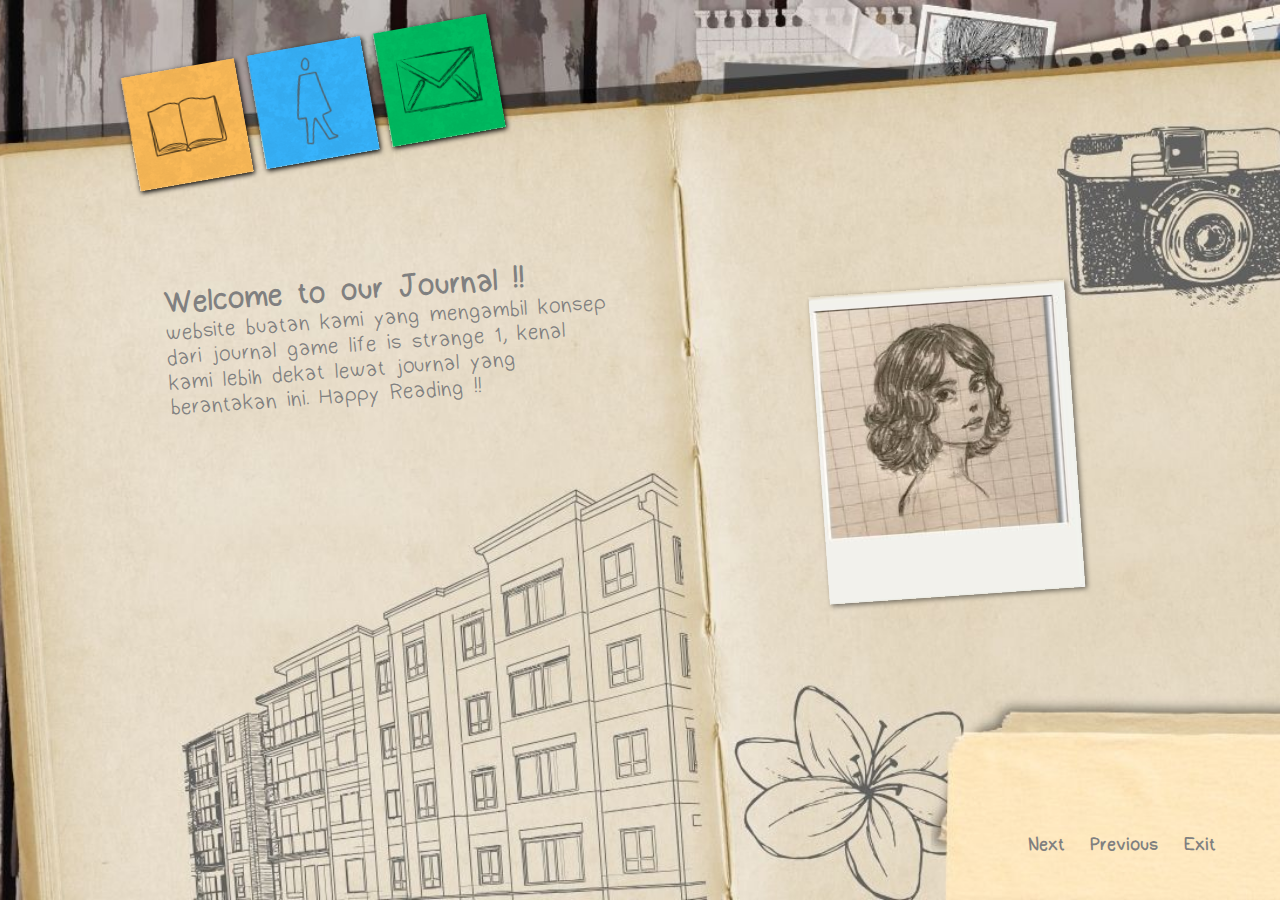
<file: index.html>
<!DOCTYPE html>
<html lang="en">

<head>
    <meta charset="UTF-8" />
    <meta name="viewport" content="width=device-width, initial-scale=1.0" />
    <title>My Journal</title>
    <style>
        @font-face {
            font-family: 'dudu';
            src: url('fonts/dudu.ttf') format('truetype');
            font-weight: normal;
            font-style: normal;
        }

        * {
            margin: 0;
            padding: 0;
            box-sizing: border-box;
        }

        html body {
            cursor: url('cursor/liscursor/Cursor\ LiS/Arrow.cur'), default;
            /* cursor: url('cursor/liscursor/Cursor\ LiS/IBeam.cur'), text; */

        }

        body {
            font-family: 'dudu';
            background-image: url('final-sketch.jpg');
            background-size: cover;
            background-position: center;
            background-repeat: no-repeat;
            background-attachment: fixed;
            height: 100vh;
            width: 100vw;
            overflow: hidden;
            position: relative;
        }

        .container {
            position: relative;
            width: 100%;
            height: 100%;
        }

        .parent-left {
            position: absolute;
            top: 30%;
            left: 13%;
            transform: rotate(-4deg);
            width: 35vw;
        }

        .parent-right {
            position: absolute;
            top: 32%;
            right: 16%;
            transform: rotate(-4deg);
            width: 20vw;
        }

        .female-sketch {
            width: 100%;
            box-shadow: 2px 2px 5px rgba(0, 0, 0, 0.5);
        }

        .parent-top {
            position: absolute;
            top: 5%;
            left: 10%;
            display: flex;
            gap: 1vw;
            transform: rotate(-10deg);
        }

        .book-index,
        .people-button,
        .button-sms {
            width: 9vw;
            transition: transform 0.2s ease;
            cursor: url('cursor/liscursor/Cursor\ LiS/Help.cur'), pointer;
            box-shadow: 1px 2px 5px black;
        }

        .book-index:hover,
        .people-button:hover,
        .button-sms:hover {
            transform: scale(1.1) rotate(-10deg);
        }

        .parent-bottom {
            position: absolute;
            bottom: 5%;
            right: 5%;
        }

        .hozbar {
            list-style: none;
            display: flex;
            gap: 2vw;
        }

        .hozbar li a {
            color: gray;
            font-weight: bold;
            font-size: 1.5vw;
            text-decoration: none;
            transition: 0.3s ease;
            cursor: url('cursor/liscursor/Cursor\ LiS/Help.cur'), pointer
        }

        .hozbar li a:hover {
            transform: rotate(-6deg);
        }

        h1 {
            font-size: 2.5vw;
            color: gray;
        }

        p {
            font-size: 1.8vw;
            color: gray;
            text-align: left;
        }
    </style>
</head>

<body>
    <div class="container">
        <!-- Top -->
        <div class="parent-top">
            <a href="index.html"><img src="photos/assets/book-index.png" class="book-index"></a>
            <a href="index-profile.html"><img src="photos/assets/people-button-removebg-preview.png"
                    class="people-button"></a>
            <a href="sms.html"><img src="photos/assets/Button-sms.png" class="button-sms"></a>
        </div>

        <!-- Left Content -->
        <div class="parent-left">
            <h1>Welcome to our Journal !!</h1>
            <p>website buatan kami yang mengambil konsep dari journal game life is strange 1, kenal kami lebih dekat
                lewat journal yang berantakan ini. Happy Reading !!</p>
        </div>

        <!-- Right Image -->
        <div class="parent-right">
            <img src="photos/polaroid/sketch-index-female-removebg-preview.png" class="female-sketch">
        </div>

        <!-- Bottom Navigation -->
        <div class="parent-bottom">
            <ul class="hozbar">
                <li><a href="#">Next</a></li>
                <li><a href="#">Previous</a></li>
                <li><a href="#">Exit</a></li>
            </ul>
        </div>
    </div>
</body>

</html>
</file>
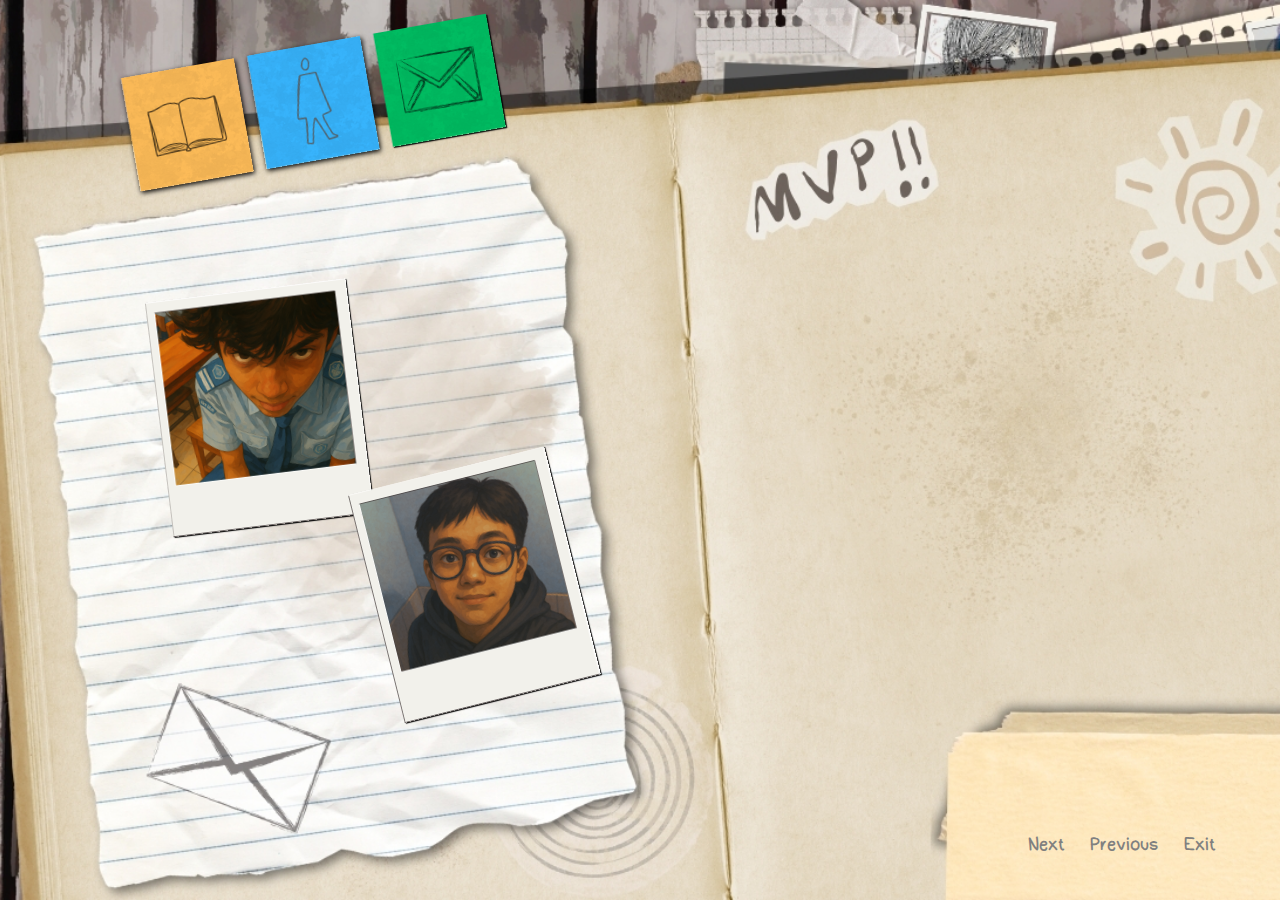
<file: index-profile.html>
<!DOCTYPE html>
<html lang="en">
<head>
    <meta charset="UTF-8" />
    <meta name="viewport" content="width=device-width, initial-scale=1.0" />
    <title>My Journal</title>
    <link rel="stylesheet" href="style.css">
    <style>
        @font-face {
            font-family: 'dudu';
            src: url('fonts/dudu.ttf') format('truetype');
            font-weight: normal;
            font-style: normal;
        }

        * {
            margin: 0;
            padding: 0;
            box-sizing: border-box;
        }

        html body{
            cursor: url('cursor/liscursor/Cursor\ LiS/Arrow.cur'), default;
            /* cursor: url('cursor/liscursor/Cursor\ LiS/IBeam.cur'), text; */
            
        }

        body {
            font-family: 'dudu';
            background-image: url('bg/selectprofile.jpg');
            background-size: cover;
            background-position: center;
            background-repeat: no-repeat;
            background-attachment: fixed;
            height: 100vh;
            width: 100vw;
            overflow: hidden;
            position: relative;
        }

        .container {
            position: relative;
            width: 100%;
            height: 100%;
        }
        /* Left Section */
        .parent-left {
            position: absolute;
            top: 30%;
            left: 10%;
            transform: rotate(-4deg);
            width: 35vw;
            padding: 1vw;
        }

        #raffa{
            width: 45%;
            position: absolute;
            left: 5%;
            transform: rotate(-3deg);
            box-shadow: 1px 1px 1px black;
            transition: ease 0.1s;
            z-index: 1;
        }

        #raffa:hover {
            transform: scale(1.2) rotate(3deg);
            cursor: url('cursor/liscursor/Cursor\ LiS/Help.cur'), pointer;
        }

        #raja{
            position: absolute;
            width: 45%;
            left: 50%;
            top: 800%;
            transform: rotate(-10deg);
            z-index: 2;
            transition: ease 0.1s;
            box-shadow: 1px 1px 1px black;
        }

        #raja:hover{
            transform: scale(1.2);
            cursor: url('cursor/liscursor/Cursor\ LiS/Help.cur'), pointer;
        }
        /* Right Section */
        .parent-right {
            position: absolute;
            top: 32%;
            right: 16%;
            transform: rotate(-4deg);
            width: 20vw;
        }

        /* Top Section */
        .parent-top {
            position: absolute;
            top: 5%;
            left: 10%;
            display: flex;
            gap: 1vw;
            transform: rotate(-10deg);
        }

        .book-index, .people-button {
            width: 9vw;
            transition: transform 0.2s ease;
            cursor: url('cursor/liscursor/Cursor\ LiS/Help.cur'), pointer;
            box-shadow: 1px 2px 5px black;
        }

        .book-index:hover,
        .people-button:hover {
            transform: scale(1.1) rotate(-10deg);
        }
        /* Bottom Section */
        .parent-bottom {
            position: absolute;
            bottom: 5%;
            right: 5%;
        }

        .hozbar {
            list-style: none;
            display: flex;
            gap: 2vw;
        }

        .hozbar li a {
            color: gray;
            font-weight: bold;
            font-size: 1.5vw;
            text-decoration: none;
            transition: 0.3s ease;
            cursor: url('cursor/liscursor/Cursor\ LiS/Help.cur'), pointer
        }

        .hozbar li a:hover {
            transform: rotate(-6deg);
        }

        h1 {
            font-size: 2.5vw;
            color: gray;
        }

        p {
            font-size: 1.8vw;
            color: gray;
            text-align: left;
        }
    </style>
</head>
<body>
    <div class="container">
        <!-- Top -->
        <div class="parent-top">
            <a href="index.html"><img src="photos/assets/book-index.png" class="book-index"></a>
            <a href="index-profile.html"><img src="photos/assets/people-button-removebg-preview.png" class="people-button"></a>
            <a href="sms.html"><img src="photos/assets/Button-sms.png" class="button-sms"></a>
        </div>

        <!-- Left Content -->
        <div class="parent-left">
            <a href="raffa.html"><img src="photos/profile/raffa.png" id="raffa"></a>
            <a href="raja.html"><img src="photos/profile/raja.png" id="raja"></a>
        </div>

        <!-- Right Image -->
        <div class="parent-right">
            
        </div>

        <!-- Bottom Navigation -->
        <div class="parent-bottom">
            <ul class="hozbar">
                <li><a href="#">Next</a></li>
                <li><a href="#">Previous</a></li>
                <li><a href="#">Exit</a></li>
            </ul>
        </div>
    </div>
</body>
</html>
</file>
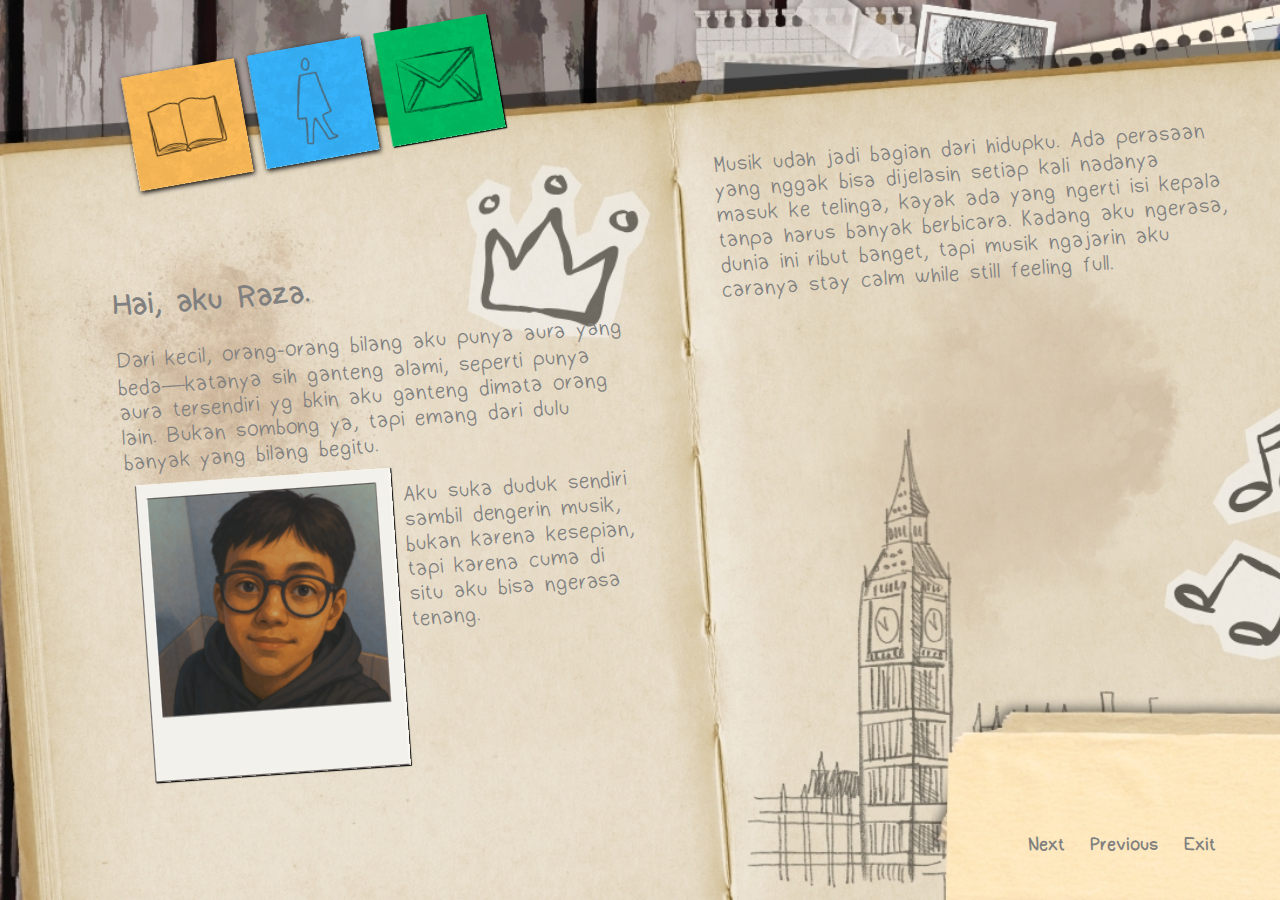
<file: raja.html>
<!DOCTYPE html>
<html lang="en">
<head>
    <meta charset="UTF-8" />
    <meta name="viewport" content="width=device-width, initial-scale=1.0" />
    <title>My Journal</title>
    <link rel="stylesheet" href="style.css">
    <style>
        @font-face {
            font-family: 'dudu';
            src: url('fonts/dudu.ttf') format('truetype');
            font-weight: normal;
            font-style: normal;
        }

        * {
            margin: 0;
            padding: 0;
            box-sizing: border-box;
        }

        html body{
            cursor: url('cursor/liscursor/Cursor\ LiS/Arrow.cur'), default;
            /* cursor: url('cursor/liscursor/Cursor\ LiS/IBeam.cur'), text; */
            
        }

        body {
            font-family: 'dudu';
            background-image: url('bg/profile/raja.jpg');
            background-size: cover;
            background-position: center;
            background-repeat: no-repeat;
            background-attachment: fixed;
            height: 100vh;
            width: 100vw;
            overflow: hidden;
            position: relative;
        }

        .container {
            position: relative;
            width: 100%;
            height: 100%;
        }
        /* Left Section */
        .parent-left {
            position: absolute;
            top: 30%;
            left: 10%;
            transform: rotate(-4deg);
            width: 40vw;
        }

        #raja{
            margin: 2%;
            width: 50%;
            box-shadow: 1px 1px 1px black;
        }

        /* Right Section */
        .parent-right {
            position: absolute;
            top: 15%;
            right: 4%;
            transform: rotate(-4deg);
            width: 40vw;
        }

        .parent-top {
            position: absolute;
            top: 5%;
            left: 10%;
            display: flex;
            gap: 1vw;
            transform: rotate(-10deg);
        }

        .book-index, .people-button {
            width: 9vw;
            transition: transform 0.2s ease;
            cursor: url('cursor/liscursor/Cursor\ LiS/Help.cur'), pointer;
            box-shadow: 1px 2px 5px black;
        }

        .book-index:hover,
        .people-button:hover {
            transform: scale(1.1) rotate(-10deg);
        }

        .parent-bottom {
            position: absolute;
            bottom: 5%;
            right: 5%;
        }

        .hozbar {
            list-style: none;
            display: flex;
            gap: 2vw;
        }

        .hozbar li a {
            color: gray;
            font-weight: bold;
            font-size: 1.5vw;
            text-decoration: none;
            transition: 0.3s ease;
            cursor: url('cursor/liscursor/Cursor\ LiS/Help.cur'), pointer
        }

        .hozbar li a:hover {
            transform: rotate(-6deg);
        }

        h1 {
            font-size: 2.5vw;
            color: gray;
        }

        p {
            font-size: 1.8vw;
            color: gray;
            text-align: left;
        }
    </style>
</head>
<body>
    <div class="container">
        <!-- Top -->
        <div class="parent-top">
            <a href="index.html"><img src="photos/assets/book-index.png" class="book-index"></a>
            <a href="index-profile.html"><img src="photos/assets/people-button-removebg-preview.png" class="people-button"></a>
            <a href="sms.html"><img src="photos/assets/Button-sms.png" class="button-sms"></a>
        </div>

        <!-- Left Content -->
        <div class="parent-left">
            <h1 style="margin-bottom: 5%;">Hai, aku Raza.</h1>
            <p>Dari kecil, orang-orang bilang aku punya aura yang beda—katanya sih ganteng alami, seperti punya aura tersendiri yg bkin aku ganteng dimata orang lain. Bukan sombong ya, tapi emang dari dulu banyak yang bilang begitu. 
            </p>
            <img src="photos/profile/raja.png" id="raja" align="left">
            <p style="margin-top:5%;">Aku suka duduk sendiri sambil dengerin musik, bukan karena kesepian, tapi karena cuma di situ aku bisa ngerasa tenang. 
            </p>
        </div>

        <!-- Right Image -->
        <div class="parent-right">
            <p>
                Musik udah jadi bagian dari hidupku. Ada perasaan yang nggak bisa dijelasin setiap kali nadanya masuk ke telinga, kayak ada yang ngerti isi kepala tanpa harus banyak berbicara. Kadang aku ngerasa, dunia ini ribut banget,  tapi musik ngajarin aku caranya stay calm while still feeling full.
            </p>
        </div>

        <!-- Bottom Navigation -->
        <div class="parent-bottom">
            <ul class="hozbar">
                <li><a href="raja2.html">Next</a></li>
                <li><a href="#">Previous</a></li>
                <li><a href="#">Exit</a></li>
            </ul>
        </div>
    </div>
</body>
</html>
</file>
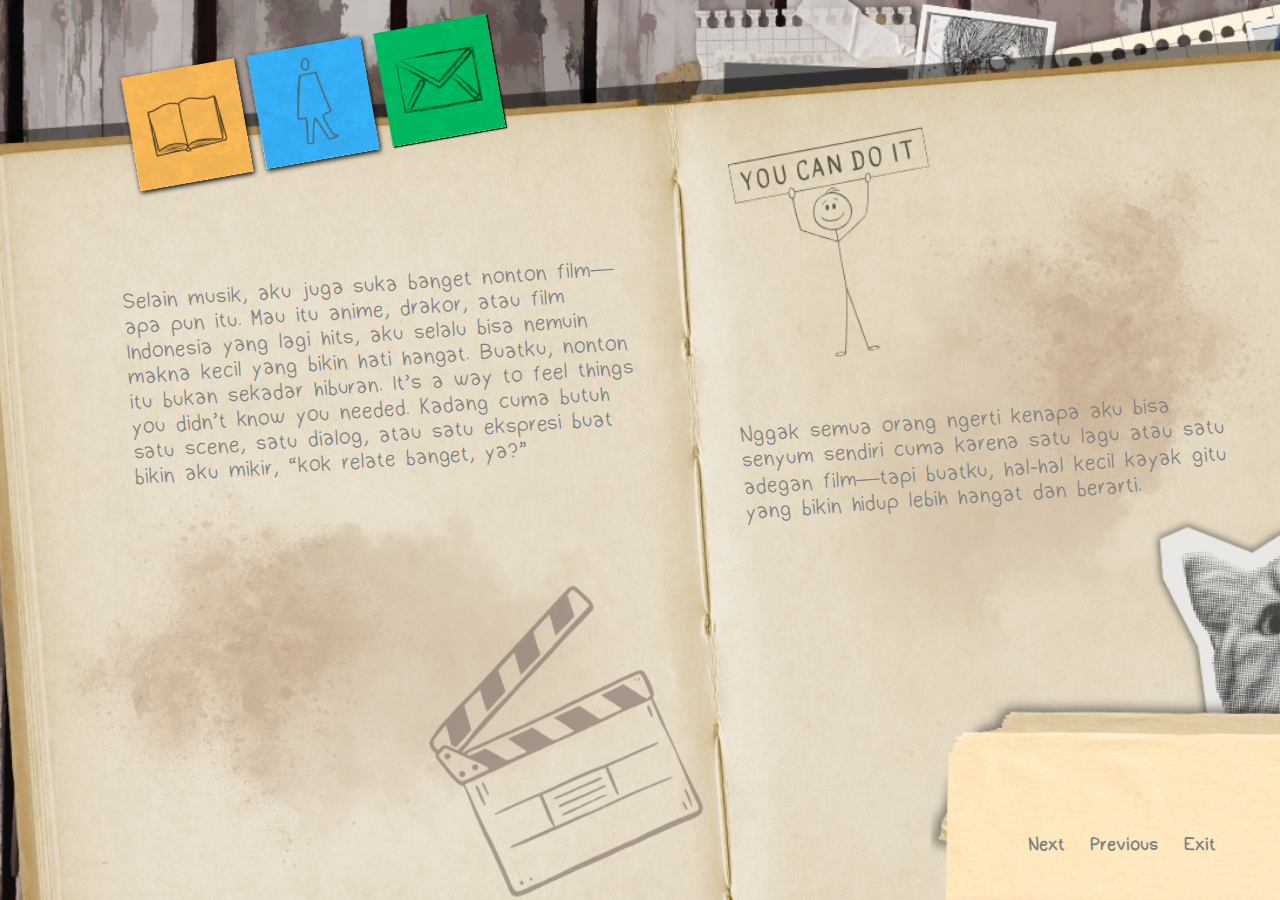
<file: raja2.html>
<!DOCTYPE html>
<html lang="en">
<head>
    <meta charset="UTF-8" />
    <meta name="viewport" content="width=device-width, initial-scale=1.0" />
    <title>My Journal</title>
    <link rel="stylesheet" href="style.css">
    <style>
        @font-face {
            font-family: 'dudu';
            src: url('fonts/dudu.ttf') format('truetype');
            font-weight: normal;
            font-style: normal;
        }

        * {
            margin: 0;
            padding: 0;
            box-sizing: border-box;
        }

        html body{
            cursor: url('cursor/liscursor/Cursor\ LiS/Arrow.cur'), default;
            /* cursor: url('cursor/liscursor/Cursor\ LiS/IBeam.cur'), text; */
            
        }

        body {
            font-family: 'dudu';
            background-image: url('bg/profile/raja2.jpg');
            background-size: cover;
            background-position: center;
            background-repeat: no-repeat;
            background-attachment: fixed;
            height: 100vh;
            width: 100vw;
            overflow: hidden;
            position: relative;
        }

        .container {
            position: relative;
            width: 100%;
            height: 100%;
        }
        /* Left Section */
        .parent-left {
            position: absolute;
            top: 30%;
            left: 10%;
            transform: rotate(-4deg);
            width: 40vw;
        }

        #raja{
            margin: 2%;
            width: 50%;
            box-shadow: 1px 1px 1px black;
        }

        /* Right Section */
        .parent-right {
            position: absolute;
            top: 45%;
            right: 2%;
            transform: rotate(-4deg);
            width: 40vw;
        }

        .parent-top {
            position: absolute;
            top: 5%;
            left: 10%;
            display: flex;
            gap: 1vw;
            transform: rotate(-10deg);
        }

        .book-index, .people-button {
            width: 9vw;
            transition: transform 0.2s ease;
            cursor: url('cursor/liscursor/Cursor\ LiS/Help.cur'), pointer;
            box-shadow: 1px 2px 5px black;
        }

        .book-index:hover,
        .people-button:hover {
            transform: scale(1.1) rotate(-10deg);
        }

        .parent-bottom {
            position: absolute;
            bottom: 5%;
            right: 5%;
        }

        .hozbar {
            list-style: none;
            display: flex;
            gap: 2vw;
        }

        .hozbar li a {
            color: gray;
            font-weight: bold;
            font-size: 1.5vw;
            text-decoration: none;
            transition: 0.3s ease;
            cursor: url('cursor/liscursor/Cursor\ LiS/Help.cur'), pointer
        }

        .hozbar li a:hover {
            transform: rotate(-6deg);
        }

        h1 {
            font-size: 2.5vw;
            color: gray;
        }

        p {
            font-size: 1.8vw;
            color: gray;
            text-align: left;
        }
    </style>
</head>
<body>
    <div class="container">
        <!-- Top -->
        <div class="parent-top">
            <a href="index.html"><img src="photos/assets/book-index.png" class="book-index"></a>
            <a href="index-profile.html"><img src="photos/assets/people-button-removebg-preview.png" class="people-button"></a>
            <a href="sms.html"><img src="photos/assets/Button-sms.png" class="button-sms"></a>
        </div>

        <!-- Left Content -->
        <div class="parent-left">
            <p>Selain musik, aku juga suka banget nonton film—apa pun itu.
                Mau itu anime, drakor, atau film Indonesia yang lagi hits, aku selalu bisa nemuin makna kecil yang bikin hati hangat. Buatku, nonton itu bukan sekadar hiburan. It’s a way to feel things you didn’t know you needed.
                Kadang cuma butuh satu scene, satu dialog, atau satu ekspresi buat bikin aku mikir, “kok relate banget, ya?”</p>
        </div>

        <!-- Right Image -->
        <div class="parent-right">
            <p>
                Nggak semua orang ngerti kenapa aku bisa senyum sendiri cuma karena satu lagu atau satu adegan film—tapi buatku, hal-hal kecil kayak gitu yang bikin hidup lebih hangat dan berarti.
            </p>
        </div>

        <!-- Bottom Navigation -->
        <div class="parent-bottom">
            <ul class="hozbar">
                <li><a href="#">Next</a></li>
                <li><a href="raja.html">Previous</a></li>
                <li><a href="#">Exit</a></li>
            </ul>
        </div>
    </div>
</body>
</html>
</file>
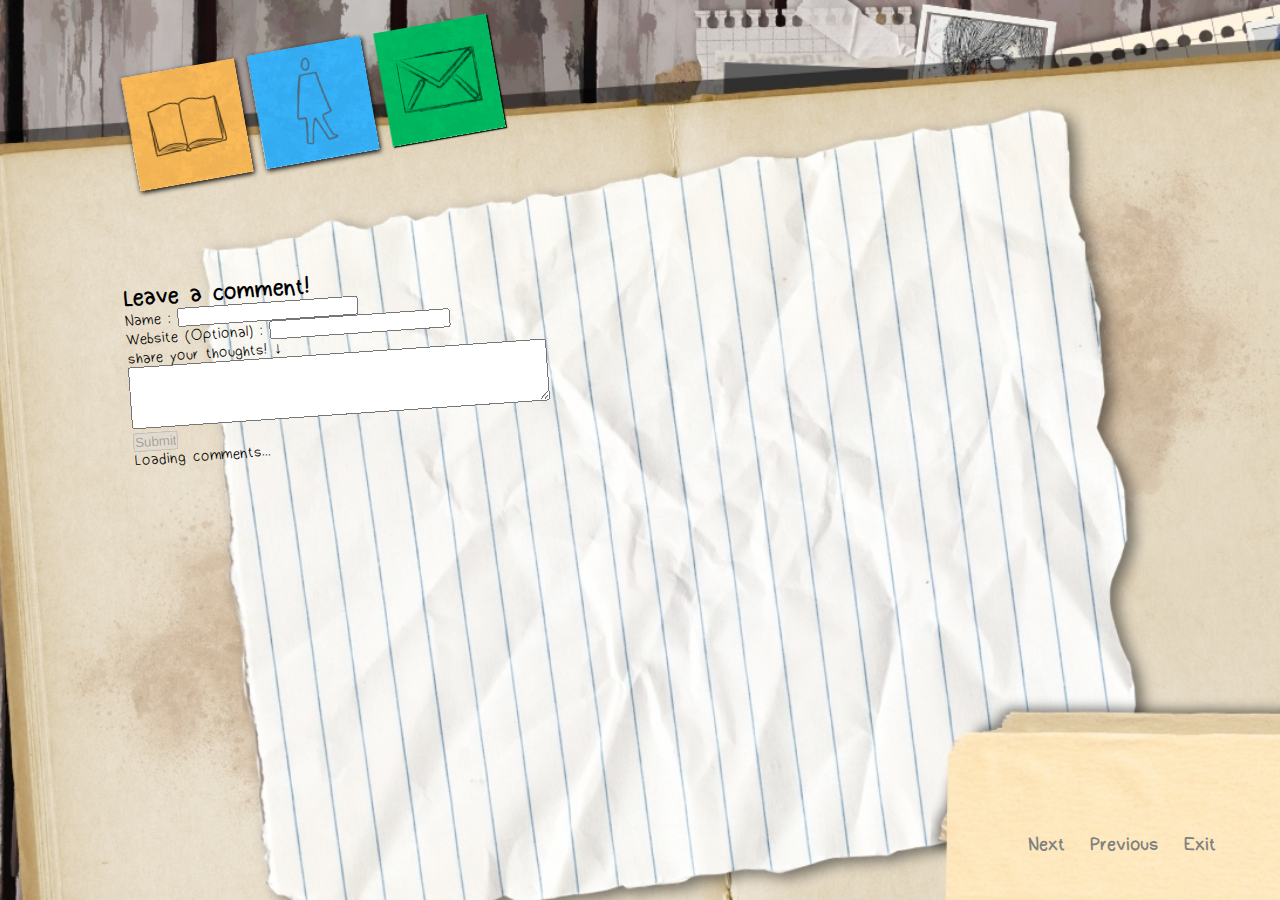
<file: sms.html>
<!DOCTYPE html>
<html lang="en">
<head>
    <meta charset="UTF-8" />
    <meta name="viewport" content="width=device-width, initial-scale=1.0" />
    <title>My Journal</title>
    <link rel="stylesheet" href="style.css">
    <style>
        @font-face {
            font-family: 'dudu';
            src: url('fonts/dudu.ttf') format('truetype');
            font-weight: normal;
            font-style: normal;
        }

        * {
            margin: 0;
            padding: 0;
            box-sizing: border-box;
        }

        html body{
            cursor: url('cursor/liscursor/Cursor\ LiS/Arrow.cur'), default;
            /* cursor: url('cursor/liscursor/Cursor\ LiS/IBeam.cur'), text; */
            
        }

        body {
            font-family: 'dudu';
            background-image: url('bg/sms.jpg');
            background-size: cover;
            background-position: center;
            background-repeat: no-repeat;
            background-attachment: fixed;
            height: 100vh;
            width: 100vw;
            overflow: hidden;
            position: relative;
        }

        .container {
            position: relative;
            width: 100%;
            height: 100%;
        }

        .parent-center {
            position: absolute;
            top: 30%;
            left: 10%;
            transform: rotate(-4deg);
            width: 35vw;
        }


        .parent-top {
            position: absolute;
            top: 5%;
            left: 10%;
            display: flex;
            gap: 1vw;
            transform: rotate(-10deg);
        }

        .book-index, .people-button {
            width: 9vw;
            transition: transform 0.2s ease;
            cursor: url('cursor/liscursor/Cursor\ LiS/Help.cur'), pointer;
            box-shadow: 1px 2px 5px black;
        }

        .book-index:hover,
        .people-button:hover {
            transform: scale(1.1) rotate(-10deg);
        }

        .parent-bottom {
            position: absolute;
            bottom: 5%;
            right: 5%;
        }

        .hozbar {
            list-style: none;
            display: flex;
            gap: 2vw;
        }

        .hozbar li a {
            color: gray;
            font-weight: bold;
            font-size: 1.5vw;
            text-decoration: none;
            transition: 0.3s ease;
            cursor: url('cursor/liscursor/Cursor\ LiS/Help.cur'), pointer
        }

        .hozbar li a:hover {
            transform: rotate(-6deg);
        }

        /* Form Style */
        .comment-box {
            border: 1px solid black;
            margin: 10px 0;
            padding: 10px;
            font-family: 'Courier New', monospace;
            background-color: #fdf6e3;
        }

    </style>
</head>
<body>
    <div class="container">
        <!-- Top -->
        <div class="parent-top">
            <a href="index.html"><img src="photos/assets/book-index.png" class="book-index"></a>
            <a href="index-profile.html"><img src="photos/assets/people-button-removebg-preview.png" class="people-button"></a>
            <a href="sms.html"><img src="photos/assets/Button-sms.png" class="button-sms"></a>
        </div>

        <!-- Content -->
        <div class="parent-center">
            <div id="c_widget">
                <script src="comment-widget.js"></script>
            </div>
        </div>
        
        <!-- Bottom Navigation -->
        <div class="parent-bottom">
            <ul class="hozbar">
                <li><a href="#">Next</a></li>
                <li><a href="#">Previous</a></li>
                <li><a href="#">Exit</a></li>
            </ul>
        </div>
    </div>
    <!-- Comment Script -->
</body>
</html>
</file>
<file: style.css>
@font-face {
    font-family: 'dudu';
    src: url('fonts/dudu.ttf') format('truetype');
    font-weight: normal;
    font-style: normal;
}

* {
    margin: 0;
    padding: 0;
    box-sizing: border-box;
}

html body{
    cursor: url('cursor/liscursor/Cursor\ LiS/Arrow.cur'), default;
    /* cursor: url('cursor/liscursor/Cursor\ LiS/IBeam.cur'), text; */
    
}

body {
    font-family: 'dudu';
    background-image: url('final-sketch.jpg');
    background-size: cover;
    background-position: center;
    background-repeat: no-repeat;
    background-attachment: fixed;
    height: 100vh;
    width: 100vw;
    overflow: hidden;
    position: relative;
}

.container {
    position: relative;
    width: 100%;
    height: 100%;
}

.parent-left {
    position: absolute;
    top: 30%;
    left: 10%;
    transform: rotate(-4deg);
    width: 35vw;
}

.parent-right {
    position: absolute;
    top: 32%;
    right: 16%;
    transform: rotate(-4deg);
    width: 20vw;
}

.parent-top {
    position: absolute;
    top: 5%;
    left: 10%;
    display: flex;
    gap: 1vw;
    transform: rotate(-10deg);
}

.book-index, .people-button, .button-sms{
    width: 9vw;
    transition: transform 0.2s ease;
    cursor: url('cursor/liscursor/Cursor\ LiS/Help.cur'), pointer;
    box-shadow: 0.1vw 0.1vw 0.1vw black;
}

.book-index:hover,
.people-button:hover,
.button-sms:hover {
    transform: scale(1.1) rotate(-10deg);
}

.parent-bottom {
    position: absolute;
    bottom: 5%;
    right: 5%;
}

.hozbar {
    list-style: none;
    display: flex;
    gap: 2vw;
}

.hozbar li a {
    color: gray;
    font-weight: bold;
    font-size: 1.5vw;
    text-decoration: none;
    transition: 0.3s ease;
    cursor: url('cursor/liscursor/Cursor\ LiS/Help.cur'), pointer
}

.hozbar li a:hover {
    transform: rotate(-6deg);
}
</file>
